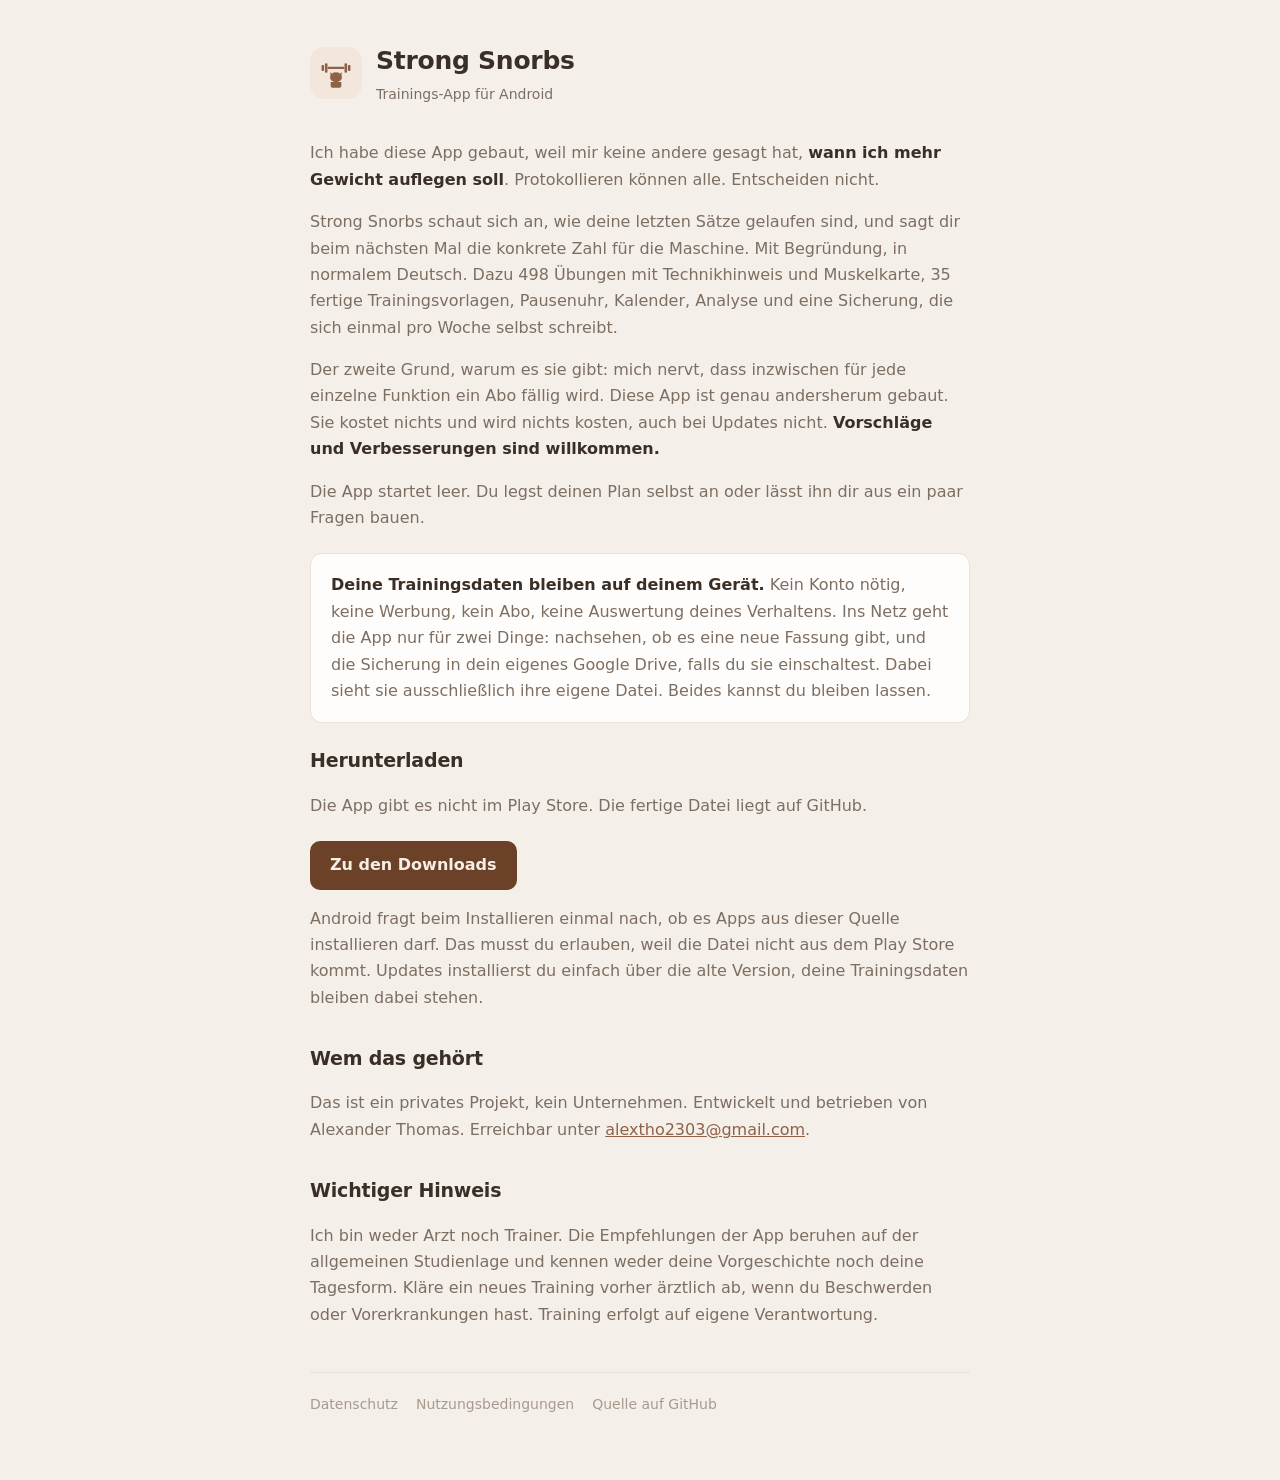
<file: index.html>
<!doctype html>
<html lang="de">
<head>
<meta charset="utf-8">
<meta name="viewport" content="width=device-width, initial-scale=1">
<title>Strong Snorbs</title>
<meta name="description" content="Trainings-App für Android. Läuft offline, ohne Konto und ohne Werbung.">
<link rel="stylesheet" href="stil.css">
</head>
<body>
<div class="blatt">

<header>
  <span class="zeichen">
    <svg viewBox="0 0 40 34" aria-hidden="true"><g fill="currentColor">
      <rect x="3" y="7" width="3" height="7" rx="1"/><rect x="7" y="5" width="3" height="11" rx="1"/>
      <rect x="30" y="5" width="3" height="11" rx="1"/><rect x="34" y="7" width="3" height="7" rx="1"/>
      <rect x="10" y="9.2" width="20" height="2.4" rx="1.2"/>
      <path d="M14.4 21.6 L12.9 15.4 L17.7 18.7 Z"/><path d="M25.6 21.6 L27.1 15.4 L22.3 18.7 Z"/>
      <ellipse cx="20" cy="21.4" rx="7" ry="5.8"/>
      <path d="M13.7 26.9 h12.6 v4.4 c0 1.6 -1.1 2.4 -2.7 2.4 h-7.2 c-1.6 0 -2.7 -0.8 -2.7 -2.4 Z"/>
    </g></svg>
  </span>
  <div>
    <h1>Strong Snorbs</h1>
    <p>Trainings-App für Android</p>
  </div>
</header>

<p>Ich habe diese App gebaut, weil mir keine andere gesagt hat, <strong>wann ich mehr
Gewicht auflegen soll</strong>. Protokollieren können alle. Entscheiden nicht.</p>

<p>Strong Snorbs schaut sich an, wie deine letzten Sätze gelaufen sind, und sagt dir
beim nächsten Mal die konkrete Zahl für die Maschine. Mit Begründung, in normalem
Deutsch. Dazu 498 Übungen mit Technikhinweis und Muskelkarte, 35 fertige
Trainingsvorlagen, Pausenuhr, Kalender, Analyse und eine Sicherung, die sich
einmal pro Woche selbst schreibt.</p>

<p>Der zweite Grund, warum es sie gibt: mich nervt, dass inzwischen für jede
einzelne Funktion ein Abo fällig wird. Diese App ist genau andersherum gebaut.
Sie kostet nichts und wird nichts kosten, auch bei Updates nicht.
<strong>Vorschläge und Verbesserungen sind willkommen.</strong></p>

<p>Die App startet leer. Du legst deinen Plan selbst an oder lässt ihn dir aus
ein paar Fragen bauen.</p>

<div class="kasten">
  <p><strong>Deine Trainingsdaten bleiben auf deinem Gerät.</strong> Kein Konto
  nötig, keine Werbung, kein Abo, keine Auswertung deines Verhaltens. Ins Netz geht
  die App nur für zwei Dinge: nachsehen, ob es eine neue Fassung gibt, und die
  Sicherung in dein eigenes Google Drive, falls du sie einschaltest. Dabei sieht sie
  ausschließlich ihre eigene Datei. Beides kannst du bleiben lassen.</p>
</div>

<h2>Herunterladen</h2>
<p>Die App gibt es nicht im Play Store. Die fertige Datei liegt auf GitHub.</p>
<p><a class="knopf" href="https://github.com/Demontiic/strong-snorbs/releases">Zu den Downloads</a></p>
<p>Android fragt beim Installieren einmal nach, ob es Apps aus dieser Quelle
installieren darf. Das musst du erlauben, weil die Datei nicht aus dem Play Store
kommt. Updates installierst du einfach über die alte Version, deine Trainingsdaten
bleiben dabei stehen.</p>

<h2>Wem das gehört</h2>
<p>Das ist ein privates Projekt, kein Unternehmen. Entwickelt und betrieben von
Alexander Thomas. Erreichbar unter
<a href="mailto:alextho2303@gmail.com">alextho2303@gmail.com</a>.</p>

<h2>Wichtiger Hinweis</h2>
<p>Ich bin weder Arzt noch Trainer. Die Empfehlungen der App beruhen auf der
allgemeinen Studienlage und kennen weder deine Vorgeschichte noch deine Tagesform.
Kläre ein neues Training vorher ärztlich ab, wenn du Beschwerden oder
Vorerkrankungen hast. Training erfolgt auf eigene Verantwortung.</p>

<nav>
  <a href="datenschutz.html">Datenschutz</a>
  <a href="nutzungsbedingungen.html">Nutzungsbedingungen</a>
  <a href="https://github.com/Demontiic/strong-snorbs">Quelle auf GitHub</a>
</nav>

</div>
</body>
</html>
</file>
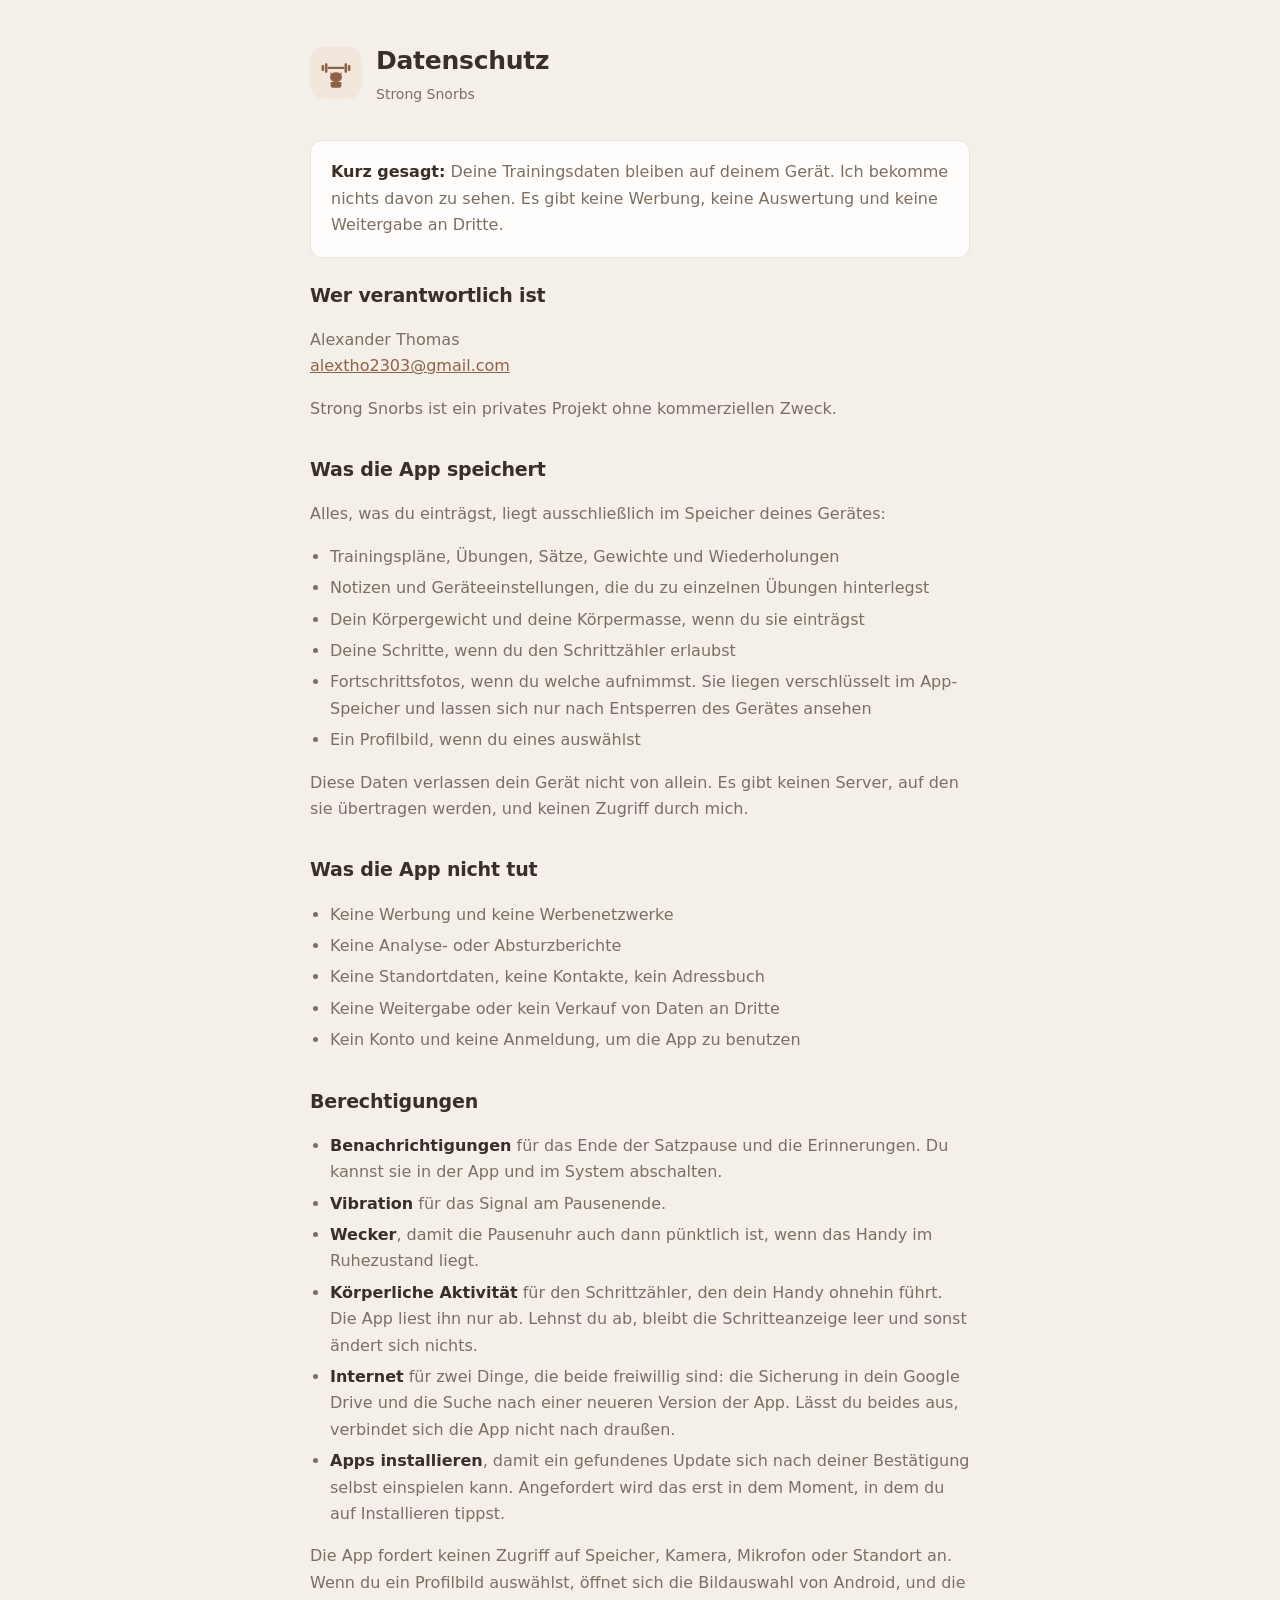
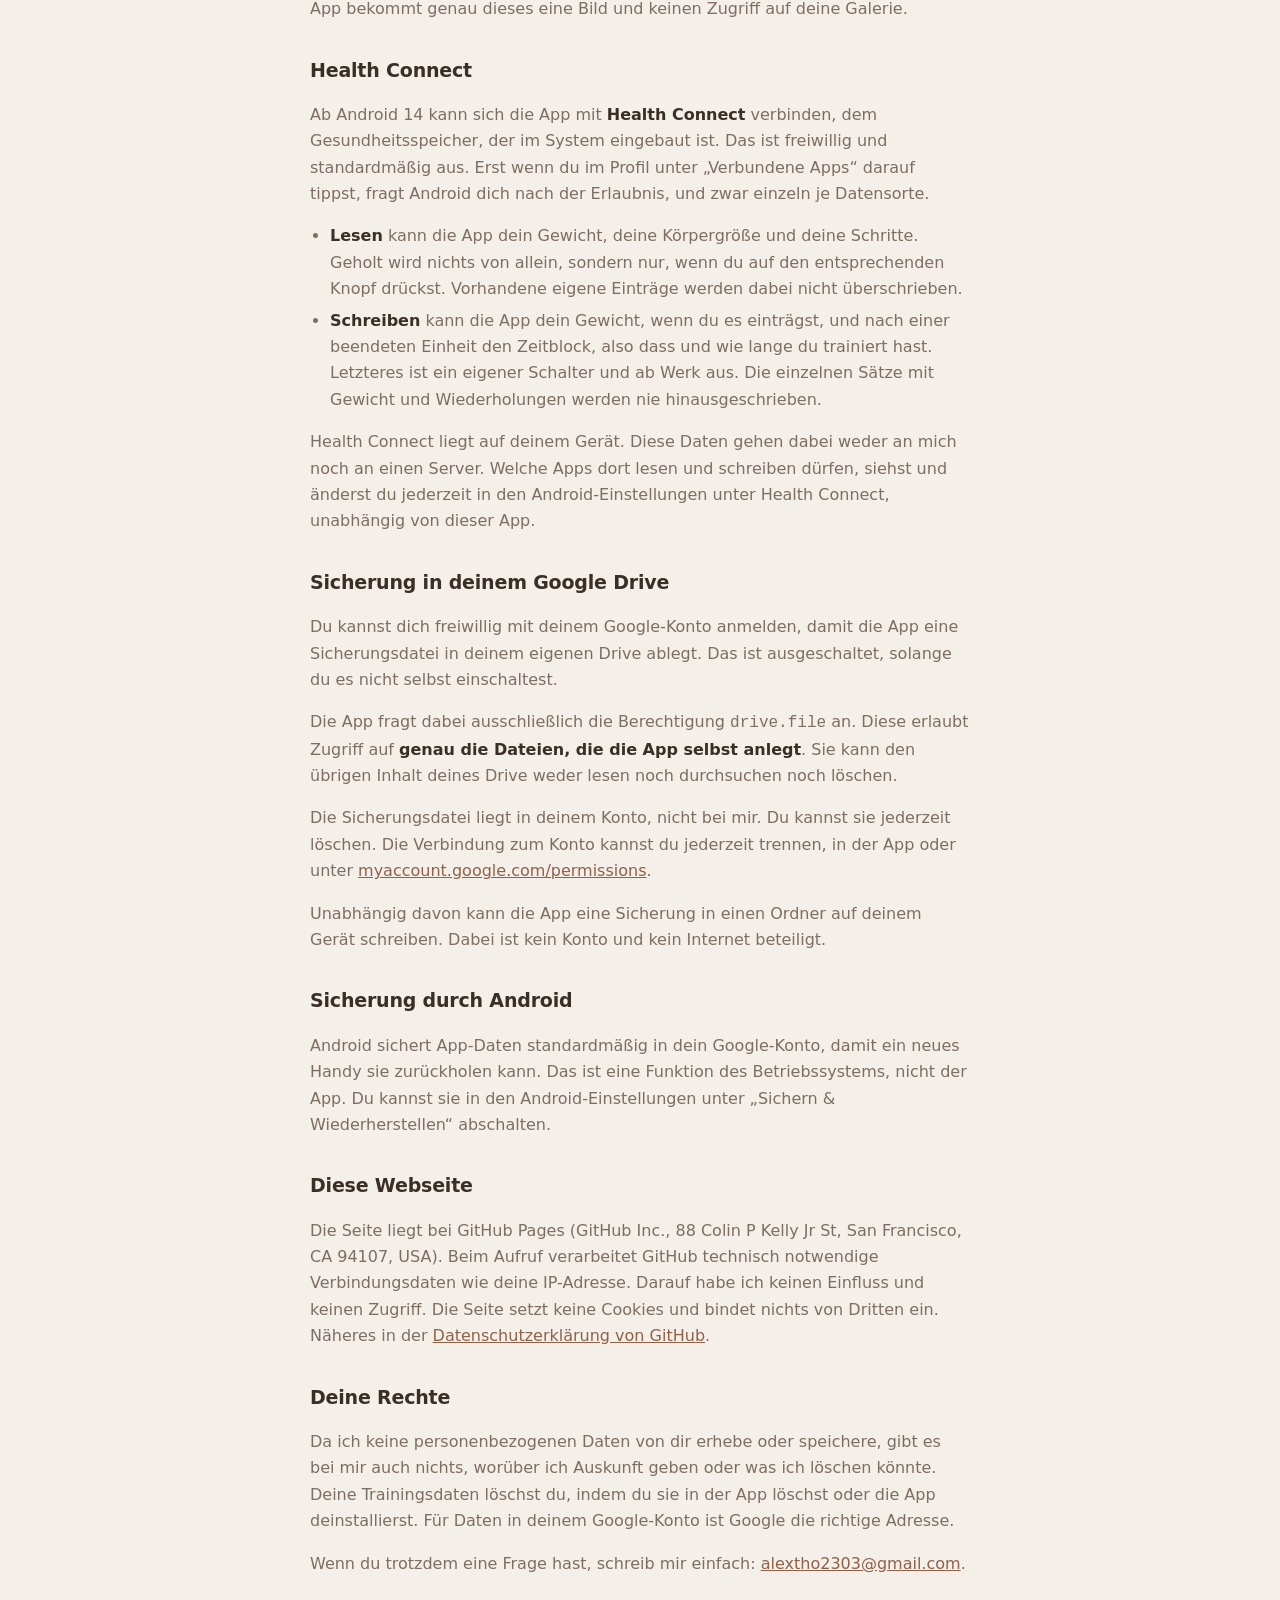
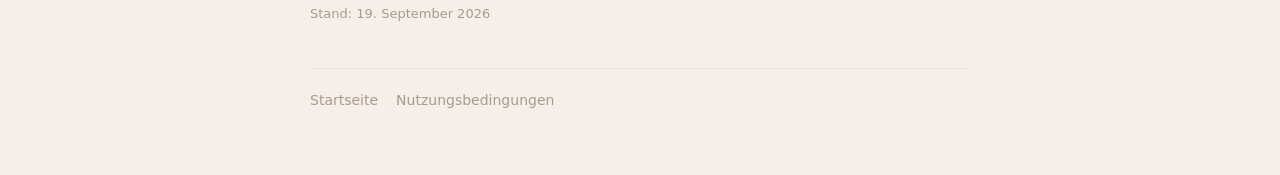
<file: datenschutz.html>
<!doctype html>
<html lang="de">
<head>
<meta charset="utf-8">
<meta name="viewport" content="width=device-width, initial-scale=1">
<title>Datenschutz – Strong Snorbs</title>
<link rel="stylesheet" href="stil.css">
</head>
<body>
<div class="blatt">

<header>
  <span class="zeichen">
    <svg viewBox="0 0 40 34" aria-hidden="true"><g fill="currentColor">
      <rect x="3" y="7" width="3" height="7" rx="1"/><rect x="7" y="5" width="3" height="11" rx="1"/>
      <rect x="30" y="5" width="3" height="11" rx="1"/><rect x="34" y="7" width="3" height="7" rx="1"/>
      <rect x="10" y="9.2" width="20" height="2.4" rx="1.2"/>
      <path d="M14.4 21.6 L12.9 15.4 L17.7 18.7 Z"/><path d="M25.6 21.6 L27.1 15.4 L22.3 18.7 Z"/>
      <ellipse cx="20" cy="21.4" rx="7" ry="5.8"/>
      <path d="M13.7 26.9 h12.6 v4.4 c0 1.6 -1.1 2.4 -2.7 2.4 h-7.2 c-1.6 0 -2.7 -0.8 -2.7 -2.4 Z"/>
    </g></svg>
  </span>
  <div>
    <h1>Datenschutz</h1>
    <p>Strong Snorbs</p>
  </div>
</header>

<div class="kasten">
  <p><strong>Kurz gesagt:</strong> Deine Trainingsdaten bleiben auf deinem Gerät.
  Ich bekomme nichts davon zu sehen. Es gibt keine Werbung, keine Auswertung und
  keine Weitergabe an Dritte.</p>
</div>

<h2>Wer verantwortlich ist</h2>
<p>Alexander Thomas<br>
<a href="mailto:alextho2303@gmail.com">alextho2303@gmail.com</a></p>
<p>Strong Snorbs ist ein privates Projekt ohne kommerziellen Zweck.</p>

<h2>Was die App speichert</h2>
<p>Alles, was du einträgst, liegt ausschließlich im Speicher deines Gerätes:</p>
<ul>
  <li>Trainingspläne, Übungen, Sätze, Gewichte und Wiederholungen</li>
  <li>Notizen und Geräteeinstellungen, die du zu einzelnen Übungen hinterlegst</li>
  <li>Dein Körpergewicht und deine Körpermasse, wenn du sie einträgst</li>
  <li>Deine Schritte, wenn du den Schrittzähler erlaubst</li>
  <li>Fortschrittsfotos, wenn du welche aufnimmst. Sie liegen verschlüsselt im
      App-Speicher und lassen sich nur nach Entsperren des Gerätes ansehen</li>
  <li>Ein Profilbild, wenn du eines auswählst</li>
</ul>
<p>Diese Daten verlassen dein Gerät nicht von allein. Es gibt keinen Server, auf den
sie übertragen werden, und keinen Zugriff durch mich.</p>

<h2>Was die App nicht tut</h2>
<ul>
  <li>Keine Werbung und keine Werbenetzwerke</li>
  <li>Keine Analyse- oder Absturzberichte</li>
  <li>Keine Standortdaten, keine Kontakte, kein Adressbuch</li>
  <li>Keine Weitergabe oder kein Verkauf von Daten an Dritte</li>
  <li>Kein Konto und keine Anmeldung, um die App zu benutzen</li>
</ul>

<h2>Berechtigungen</h2>
<ul>
  <li><strong>Benachrichtigungen</strong> für das Ende der Satzpause und die
      Erinnerungen. Du kannst sie in der App und im System abschalten.</li>
  <li><strong>Vibration</strong> für das Signal am Pausenende.</li>
  <li><strong>Wecker</strong>, damit die Pausenuhr auch dann pünktlich ist, wenn das
      Handy im Ruhezustand liegt.</li>
  <li><strong>Körperliche Aktivität</strong> für den Schrittzähler, den dein Handy
      ohnehin führt. Die App liest ihn nur ab. Lehnst du ab, bleibt die
      Schritteanzeige leer und sonst ändert sich nichts.</li>
  <li><strong>Internet</strong> für zwei Dinge, die beide freiwillig sind: die
      Sicherung in dein Google Drive und die Suche nach einer neueren Version der
      App. Lässt du beides aus, verbindet sich die App nicht nach draußen.</li>
  <li><strong>Apps installieren</strong>, damit ein gefundenes Update sich nach
      deiner Bestätigung selbst einspielen kann. Angefordert wird das erst in dem
      Moment, in dem du auf Installieren tippst.</li>
</ul>
<p>Die App fordert keinen Zugriff auf Speicher, Kamera, Mikrofon oder Standort an.
Wenn du ein Profilbild auswählst, öffnet sich die Bildauswahl von Android, und die
App bekommt genau dieses eine Bild und keinen Zugriff auf deine Galerie.</p>

<h2>Health Connect</h2>
<p>Ab Android 14 kann sich die App mit <strong>Health Connect</strong> verbinden,
dem Gesundheitsspeicher, der im System eingebaut ist. Das ist freiwillig und
standardmäßig aus. Erst wenn du im Profil unter „Verbundene Apps“ darauf tippst,
fragt Android dich nach der Erlaubnis, und zwar einzeln je Datensorte.</p>
<ul>
  <li><strong>Lesen</strong> kann die App dein Gewicht, deine Körpergröße und deine
      Schritte. Geholt wird nichts von allein, sondern nur, wenn du auf den
      entsprechenden Knopf drückst. Vorhandene eigene Einträge werden dabei nicht
      überschrieben.</li>
  <li><strong>Schreiben</strong> kann die App dein Gewicht, wenn du es einträgst,
      und nach einer beendeten Einheit den Zeitblock, also dass und wie lange du
      trainiert hast. Letzteres ist ein eigener Schalter und ab Werk aus. Die
      einzelnen Sätze mit Gewicht und Wiederholungen werden nie hinausgeschrieben.</li>
</ul>
<p>Health Connect liegt auf deinem Gerät. Diese Daten gehen dabei weder an mich noch
an einen Server. Welche Apps dort lesen und schreiben dürfen, siehst und änderst du
jederzeit in den Android-Einstellungen unter Health Connect, unabhängig von dieser
App.</p>

<h2>Sicherung in deinem Google Drive</h2>
<p>Du kannst dich freiwillig mit deinem Google-Konto anmelden, damit die App eine
Sicherungsdatei in deinem eigenen Drive ablegt. Das ist ausgeschaltet, solange du
es nicht selbst einschaltest.</p>
<p>Die App fragt dabei ausschließlich die Berechtigung
<code>drive.file</code> an. Diese erlaubt Zugriff auf <strong>genau die Dateien, die
die App selbst anlegt</strong>. Sie kann den übrigen Inhalt deines Drive weder
lesen noch durchsuchen noch löschen.</p>
<p>Die Sicherungsdatei liegt in deinem Konto, nicht bei mir. Du kannst sie jederzeit
löschen. Die Verbindung zum Konto kannst du jederzeit trennen, in der App oder unter
<a href="https://myaccount.google.com/permissions">myaccount.google.com/permissions</a>.</p>
<p>Unabhängig davon kann die App eine Sicherung in einen Ordner auf deinem Gerät
schreiben. Dabei ist kein Konto und kein Internet beteiligt.</p>

<h2>Sicherung durch Android</h2>
<p>Android sichert App-Daten standardmäßig in dein Google-Konto, damit ein neues
Handy sie zurückholen kann. Das ist eine Funktion des Betriebssystems, nicht der
App. Du kannst sie in den Android-Einstellungen unter „Sichern &amp; Wiederherstellen“
abschalten.</p>

<h2>Diese Webseite</h2>
<p>Die Seite liegt bei GitHub Pages (GitHub Inc., 88 Colin P Kelly Jr St, San
Francisco, CA 94107, USA). Beim Aufruf verarbeitet GitHub technisch notwendige
Verbindungsdaten wie deine IP-Adresse. Darauf habe ich keinen Einfluss und keinen
Zugriff. Die Seite setzt keine Cookies und bindet nichts von Dritten ein.
Näheres in der
<a href="https://docs.github.com/site-policy/privacy-policies/github-privacy-statement">Datenschutzerklärung von GitHub</a>.</p>

<h2>Deine Rechte</h2>
<p>Da ich keine personenbezogenen Daten von dir erhebe oder speichere, gibt es bei
mir auch nichts, worüber ich Auskunft geben oder was ich löschen könnte. Deine
Trainingsdaten löschst du, indem du sie in der App löschst oder die App
deinstallierst. Für Daten in deinem Google-Konto ist Google die richtige Adresse.</p>
<p>Wenn du trotzdem eine Frage hast, schreib mir einfach:
<a href="mailto:alextho2303@gmail.com">alextho2303@gmail.com</a>.</p>

<p class="stand">Stand: 19. September 2026</p>

<nav>
  <a href="index.html">Startseite</a>
  <a href="nutzungsbedingungen.html">Nutzungsbedingungen</a>
</nav>

</div>
</body>
</html>
</file>
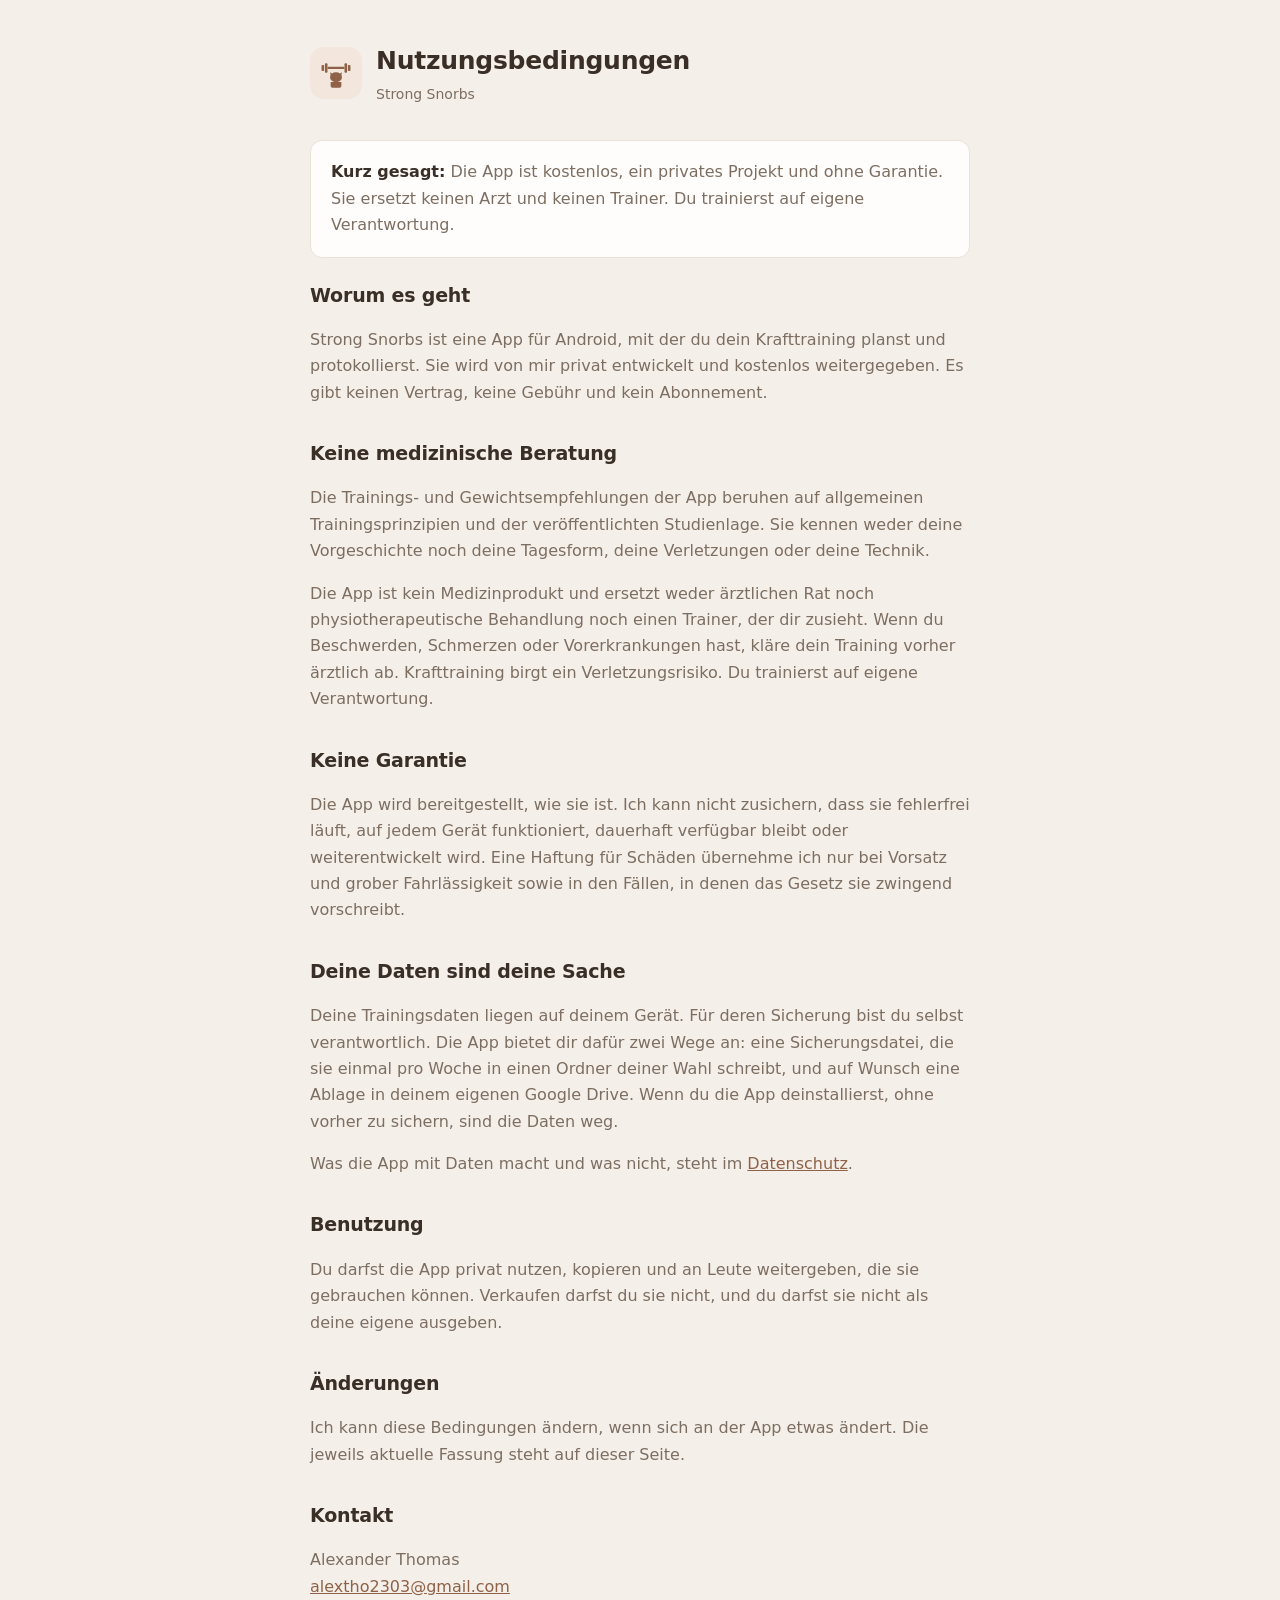
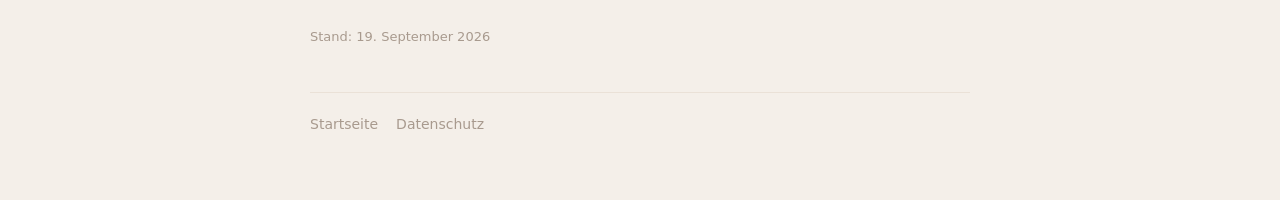
<file: nutzungsbedingungen.html>
<!doctype html>
<html lang="de">
<head>
<meta charset="utf-8">
<meta name="viewport" content="width=device-width, initial-scale=1">
<title>Nutzungsbedingungen – Strong Snorbs</title>
<link rel="stylesheet" href="stil.css">
</head>
<body>
<div class="blatt">

<header>
  <span class="zeichen">
    <svg viewBox="0 0 40 34" aria-hidden="true"><g fill="currentColor">
      <rect x="3" y="7" width="3" height="7" rx="1"/><rect x="7" y="5" width="3" height="11" rx="1"/>
      <rect x="30" y="5" width="3" height="11" rx="1"/><rect x="34" y="7" width="3" height="7" rx="1"/>
      <rect x="10" y="9.2" width="20" height="2.4" rx="1.2"/>
      <path d="M14.4 21.6 L12.9 15.4 L17.7 18.7 Z"/><path d="M25.6 21.6 L27.1 15.4 L22.3 18.7 Z"/>
      <ellipse cx="20" cy="21.4" rx="7" ry="5.8"/>
      <path d="M13.7 26.9 h12.6 v4.4 c0 1.6 -1.1 2.4 -2.7 2.4 h-7.2 c-1.6 0 -2.7 -0.8 -2.7 -2.4 Z"/>
    </g></svg>
  </span>
  <div>
    <h1>Nutzungsbedingungen</h1>
    <p>Strong Snorbs</p>
  </div>
</header>

<div class="kasten">
  <p><strong>Kurz gesagt:</strong> Die App ist kostenlos, ein privates Projekt und
  ohne Garantie. Sie ersetzt keinen Arzt und keinen Trainer. Du trainierst auf
  eigene Verantwortung.</p>
</div>

<h2>Worum es geht</h2>
<p>Strong Snorbs ist eine App für Android, mit der du dein Krafttraining planst und
protokollierst. Sie wird von mir privat entwickelt und kostenlos weitergegeben. Es
gibt keinen Vertrag, keine Gebühr und kein Abonnement.</p>

<h2>Keine medizinische Beratung</h2>
<p>Die Trainings- und Gewichtsempfehlungen der App beruhen auf allgemeinen
Trainingsprinzipien und der veröffentlichten Studienlage. Sie kennen weder deine
Vorgeschichte noch deine Tagesform, deine Verletzungen oder deine Technik.</p>
<p>Die App ist kein Medizinprodukt und ersetzt weder ärztlichen Rat noch
physiotherapeutische Behandlung noch einen Trainer, der dir zusieht. Wenn du
Beschwerden, Schmerzen oder Vorerkrankungen hast, kläre dein Training vorher
ärztlich ab. Krafttraining birgt ein Verletzungsrisiko. Du trainierst auf eigene
Verantwortung.</p>

<h2>Keine Garantie</h2>
<p>Die App wird bereitgestellt, wie sie ist. Ich kann nicht zusichern, dass sie
fehlerfrei läuft, auf jedem Gerät funktioniert, dauerhaft verfügbar bleibt oder
weiterentwickelt wird. Eine Haftung für Schäden übernehme ich nur bei Vorsatz und
grober Fahrlässigkeit sowie in den Fällen, in denen das Gesetz sie zwingend
vorschreibt.</p>

<h2>Deine Daten sind deine Sache</h2>
<p>Deine Trainingsdaten liegen auf deinem Gerät. Für deren Sicherung bist du selbst
verantwortlich. Die App bietet dir dafür zwei Wege an: eine Sicherungsdatei, die sie
einmal pro Woche in einen Ordner deiner Wahl schreibt, und auf Wunsch eine Ablage in
deinem eigenen Google Drive. Wenn du die App deinstallierst, ohne vorher zu sichern,
sind die Daten weg.</p>
<p>Was die App mit Daten macht und was nicht, steht im
<a href="datenschutz.html">Datenschutz</a>.</p>

<h2>Benutzung</h2>
<p>Du darfst die App privat nutzen, kopieren und an Leute weitergeben, die sie
gebrauchen können. Verkaufen darfst du sie nicht, und du darfst sie nicht als deine
eigene ausgeben.</p>

<h2>Änderungen</h2>
<p>Ich kann diese Bedingungen ändern, wenn sich an der App etwas ändert. Die
jeweils aktuelle Fassung steht auf dieser Seite.</p>

<h2>Kontakt</h2>
<p>Alexander Thomas<br>
<a href="mailto:alextho2303@gmail.com">alextho2303@gmail.com</a></p>

<p class="stand">Stand: 19. September 2026</p>

<nav>
  <a href="index.html">Startseite</a>
  <a href="datenschutz.html">Datenschutz</a>
</nav>

</div>
</body>
</html>
</file>
<file: stil.css>
/* Strong Snorbs — Seiten. Bewusst schlicht: es sind drei Textseiten. */
:root{
  --grund:#F4EFE9; --flaeche:#FFFDFB; --linie:#EAE1D7;
  --text:#3A2F27; --text-2:#7D6E62; --text-3:#A89A8E;
  --braun:#6B4227; --akzent:#8F6248; --akzent-hell:#F3E7DD;
}
@media (prefers-color-scheme: dark){
  :root{
    --grund:#1B1614; --flaeche:#231D1A; --linie:#3A302A;
    --text:#F0E7DE; --text-2:#BFAE9F; --text-3:#8D7D70;
    --braun:#8A5A3A; --akzent:#D8A98A; --akzent-hell:#2C2219;
  }
}
*{box-sizing:border-box}
body{
  margin:0; background:var(--grund); color:var(--text);
  font:16px/1.65 "Segoe UI", system-ui, -apple-system, sans-serif;
  padding:0 16px;
}
.blatt{max-width:660px; margin:0 auto; padding:40px 0 64px}
header{display:flex; align-items:center; gap:14px; margin-bottom:34px}
header .zeichen{
  width:52px; height:52px; flex:0 0 auto; border-radius:14px;
  background:var(--akzent-hell); color:var(--akzent);
  display:flex; align-items:center; justify-content:center;
}
header .zeichen svg{width:34px; height:29px}
header h1{margin:0; font-size:25px; letter-spacing:-.01em}
header p{margin:2px 0 0; color:var(--text-2); font-size:14px}
h2{font-size:19px; margin:32px 0 10px; letter-spacing:-.01em}
h2:first-of-type{margin-top:0}
p, li{color:var(--text-2)}
p strong, li strong{color:var(--text)}
ul{padding-left:20px}
li{margin:5px 0}
a{color:var(--akzent)}
.kasten{
  background:var(--flaeche); border:1px solid var(--linie);
  border-radius:12px; padding:18px 20px; margin:22px 0;
}
.kasten p:first-child{margin-top:0}
.kasten p:last-child{margin-bottom:0}
.knopf{
  display:inline-block; background:var(--braun); color:#F7EFE6;
  text-decoration:none; padding:11px 20px; border-radius:10px;
  font-weight:600; margin-top:6px;
}
nav{margin-top:44px; padding-top:20px; border-top:1px solid var(--linie);
  display:flex; gap:18px; flex-wrap:wrap; font-size:14px}
nav a{color:var(--text-3); text-decoration:none}
nav a:hover{color:var(--akzent)}
.stand{margin-top:26px; font-size:13px; color:var(--text-3)}
</file>
